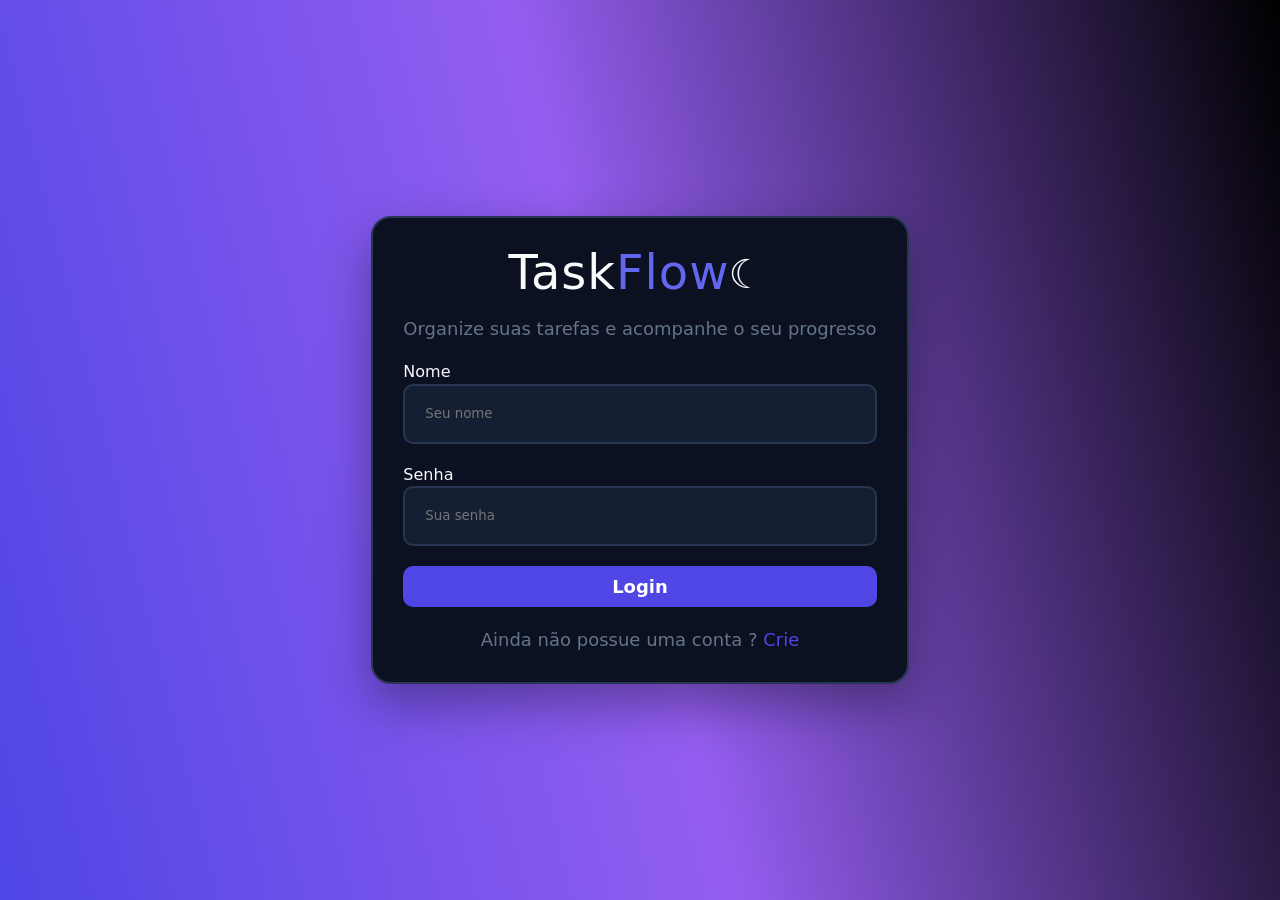
<file: index.html>
<!DOCTYPE html>
<html lang="en">

<head>
    <meta charset="UTF-8">
    <meta name="viewport" content="width=device-width, initial-scale=1.0">
    <link rel="stylesheet" href="./css/style.css">
    <link rel="preconnect" href="https://fonts.googleapis.com">
    <link rel="preconnect" href="https://fonts.gstatic.com" crossorigin>
    <link href="https://fonts.googleapis.com/css2?family=Passero+One&display=swap" rel="stylesheet">
    <title>TaskFlow</title>
</head>

<body>
    <aside class="left">
        <div class="hero">
            <h1>Task<span id="flow">Flow</span></h1>            
            <div class="indicador">
                <span class="lua">☾</span>
                <span class="sol">☀︎</span>
            </div>            
        </div>

        <nav>
            <button id="bTodas"><span class="bIcone">🏠︎</span> Todas</button>
            <button id="bPendentes"><span class="bIcone">◴</span> Pendentes</button>
            <button id="bConcluidas"><span class="bIcone">✓</span> Concluídas</button>
        </nav>
        <div class="box1">
            <p>
                <span class="icone">⊕</span><br>
                "Pequenos passos também levam a grandes
                conquistas."<br>
                _____
            </p>
        </div>
    </aside>

    <main>
        <h1>Minhas Tarefas</h1>
        <div class="adicionar">
            <input type="text" placeholder="Digite nova tarefa ..." id="inputAdicionar" />
            <button id="botaoAdicionar">+ Adicionar</button>
        </div>
        <div class="tarefas">
            <!-- Área onde ficam as tarefas criadas -->    
        </div>
    </main>
    <aside class="right">
        <div class="resumo">
            <h2>Resumo</h2>
            <ul>
                <li>Todas <span id="rTodas"> 0 </span></li>
                <li>Pendentes <span id="rPendentes"> 0 </span></li>
                <li>Concluídas <span id="rConcluidas"> 0 </span></li>
            </ul>
        </div>
        <div class="box2">
            <p>
                <span class="icone">❝</span>
                "O sucesso é a soma de pequenos esforços
                repetidos todos os dias."
            </p>
            <button class="sair">Sair</button>
        </div>
    </aside>
</body>
<script src="./js/lightDark.js"></script>
<script type="module" src="./js/app.js"></script>
<script type="module" src="./js/auth.js"></script>
</html>
</file>
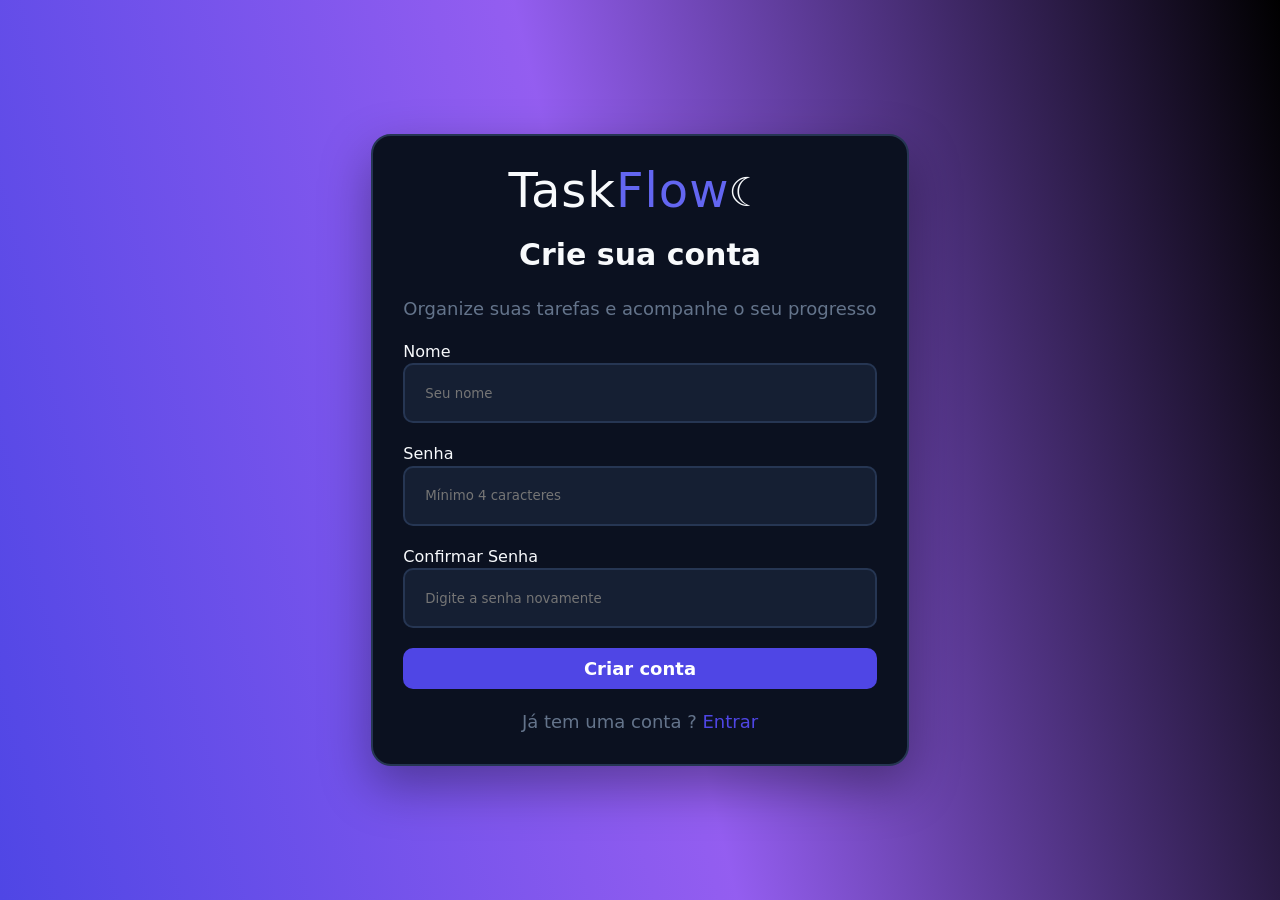
<file: cadastro.html>
<!DOCTYPE html>
<html lang="en">
<head>
    <meta charset="UTF-8">
    <meta name="viewport" content="width=device-width, initial-scale=1.0">
    <link rel="stylesheet" href="./css/auth.css">
    <title>Cadastro | TaskFlow </title>
</head>
<body>
    <main class="cadastro">
        <div class="hero">
            <h1>Task<span id="flow">Flow</span></h1>            
            <div class="indicador">
                <span class="lua">☾</span>
                <span class="sol">☀︎</span>
            </div>            
        </div>
        <h2>Crie sua conta</h2>
        <p>Organize suas tarefas e acompanhe o seu progresso</p>
        <form>
            <div class="container-input">
                <label>Nome</label>
                <input type="text" placeholder="Seu nome" class="nome"/>                
            </div>
            <div class="container-input">
                <label>Senha</label>
                <input type="password" placeholder="Mínimo 4 caracteres" class="senha"/>                
            </div>
            <div class="container-input">
                <label>Confirmar Senha</label>
                <input type="password" placeholder="Digite a senha novamente" class="cSenha" />                
            </div>

            <button type="button" class="criar">Criar conta</button>
        </form>
        <p>Já tem uma conta ? <a href="./login.html">Entrar</a></p>
    </main>
</body>

<script src="./js/lightDark.js"></script>
<script type="module" src="./js/cadastro.js"></script>
</html>
</file>
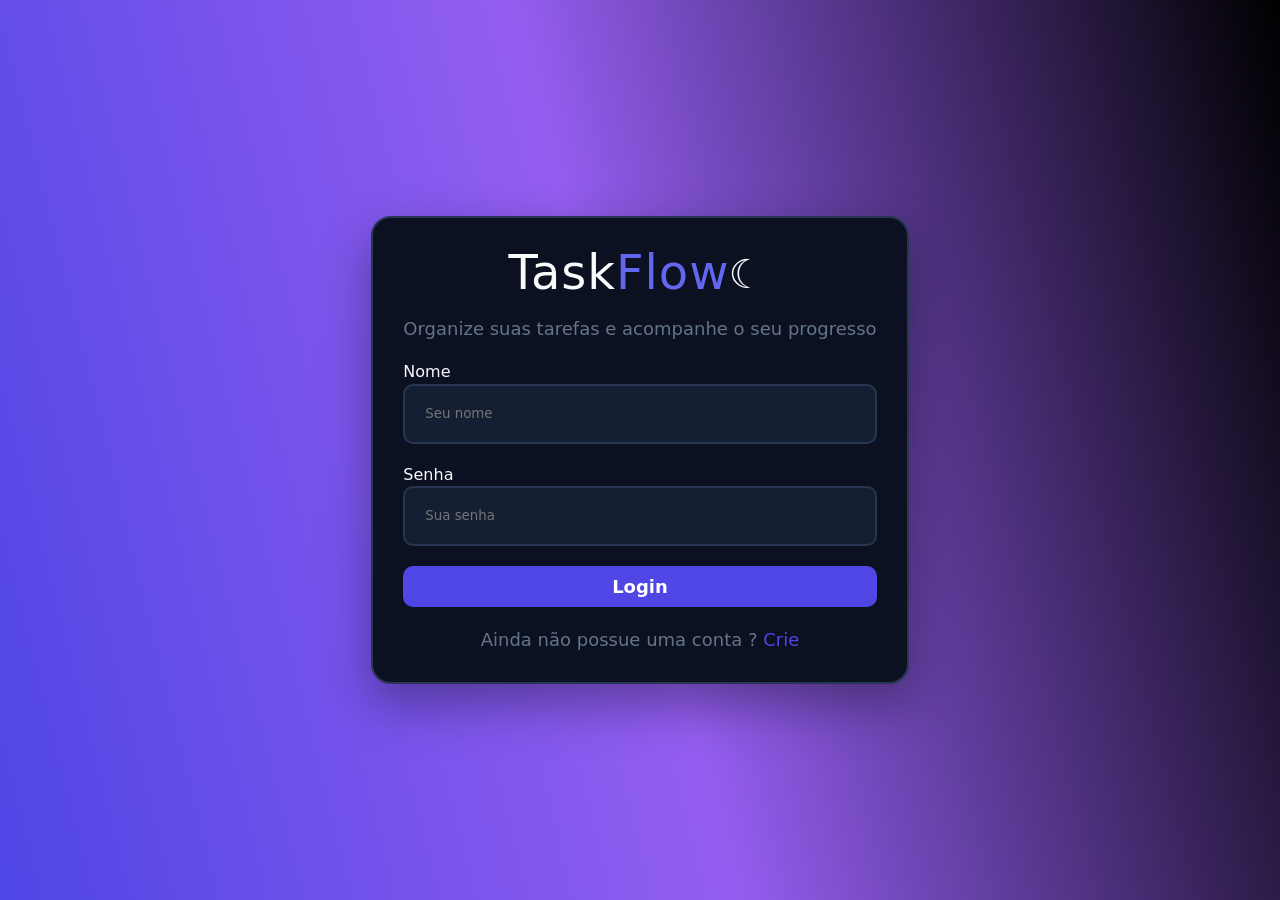
<file: login.html>
<!DOCTYPE html>
<html lang="en">
<head>
    <meta charset="UTF-8">
    <meta name="viewport" content="width=device-width, initial-scale=1.0">
    <link rel="stylesheet" href="./css/auth.css">
    <title>Cadastro | TaskFlow </title>
</head>
<body>
    <main class="cadastro">
        <div class="hero">
            <h1>Task<span id="flow">Flow</span></h1>            
            <div class="indicador">
                <span class="lua">☾</span>
                <span class="sol">☀︎</span>
            </div>            
        </div>
        <p>Organize suas tarefas e acompanhe o seu progresso</p>
        <form>
            <div class="container-input">
                <label>Nome</label>
                <input type="text" placeholder="Seu nome" class="nome"/>                
            </div>
            <div class="container-input">
                <label>Senha</label>
                <input type="password" placeholder="Sua senha" class="senha"/>                
            </div>
            <button type="button" class="login">Login</button>
        </form>
        <p>Ainda não possue uma conta ? <a href="./cadastro.html">Crie</a></p>
    </main>
</body>

<script src="./js/lightDark.js"></script>
<script type="module" src="./js/login.js"></script>
</html>
</file>
<file: css/style.css>
:root {
    --bg-primary: #0B1120;
    --bg-secondary: #111827;
    --bg-card: #151F33;
    --bg-card-hover: #1C2942;
    --border: #263653;
    --text-primary: #F8FAFC;
    --text-secondary: #94A3B8;
    --text-muted: #64748B;
    --primary: #4F46E5;
    --primary-light: #6366F1;
    --accent: #7C3AED;
    --primary-hover: #818CF8;
    --pending: #6366F1;
    --progress: #F59E0B;
    --success: #10B981;
    --danger: #EF4444;
    --radius-lg: 20px;
    --radius-md: 14px;
    --radius-sm: 10px;
    --shadow: 0 20px 50px rgba(0, 0, 0, 0.35);
}
.light-theme {
    --bg-primary: #F8FAFC;
    --bg-secondary: #F1F5F9;
    --bg-card: #FFFFFF;
    --bg-card-hover: #F8FAFF;
    --border: #E2E8F0;
    --text-primary: #0F172A;
    --text-secondary: #64748B;
    --text-muted: #94A3B8;
}
* {
    margin: 0;
    padding: 0;
    box-sizing: border-box;
    font-family: "Passero One", system-ui, sans-serif;
}
html {
    -webkit-text-size-adjust: 100%;
}
body {
    min-height: 100vh;
    display: grid;
    grid-template-columns: 290px minmax(0, 1fr) 290px;
    gap: 24px;
    padding: 24px;
    background: linear-gradient(76deg, rgba(79, 70, 229, 1) 0%, rgba(124, 58, 237, 0.82) 49%, rgba(0, 0, 0, 1) 100%);
    background-attachment: fixed;
    color: var(--text-primary);
    line-height: 1.4;
}
::selection {
    background: var(--primary);
    color: #fff;
}
.left,
main,
.right {
    background-color: var(--bg-primary);
    border: 2px solid var(--border);
    border-radius: var(--radius-lg);
    box-shadow: var(--shadow);
    min-width: 0;
}
.left {
    padding: 24px 20px;
    display: flex;
    flex-direction: column;
    gap: 22px;
    position: sticky;
    top: 24px;
    height: calc(100vh - 48px);
}
.left .hero {
    display: flex;
    align-items: center;
    justify-content: space-between;
    gap: 12px;
}
.left .hero h1 {
    font-size: clamp(2rem, 2.5vw + 1rem, 3.1rem);
    letter-spacing: 0.02em;
    font-weight: 400;
    line-height: 1;
}
.left #flow {
    color: var(--primary-light);
}

.indicador {
    font-size: 40px;
    position: relative;
    right: 10px;
    top: 2px;
    width: 30px;
    height: 30px;
    cursor: pointer;
}

.indicador .lua,
.indicador .sol {
    position: absolute;
    inset: 0;

    display: flex;
    align-items: center;
    justify-content: center;

    transition:
        opacity 0.3s ease,
        transform 0.3s ease;
}

.indicador .lua {
    opacity: 1;
    transform: rotate(0deg) scale(1);
}

.indicador .sol {
    opacity: 0;
    transform: rotate(-90deg) scale(0.5);
}

.light-theme .indicador .lua {
    opacity: 0;
    transform: rotate(90deg) scale(0.5);
}

.light-theme .indicador .sol {
    opacity: 1;
    transform: rotate(0deg) scale(1);
}
.left nav {
    display: flex;
    flex-direction: column;
    gap: 10px;
}
.left nav button {
    width: 100%;
    min-height: 52px;
    text-align: left;
    padding: 12px 14px;
    display: flex;
    align-items: center;
    gap: 12px;
    background: var(--bg-card);
    color: var(--text-muted);
    border: 2px solid var(--border);
    border-radius: var(--radius-sm);
    cursor: pointer;
    font-size: 1.13rem;
    line-height: 1;
    transition: background-color 0.2s ease, color 0.2s ease, border-color 0.2s ease, transform 0.15s ease;
}
.left nav button .bIcone {
    width: 32px;
    height: 32px;
    flex-shrink: 0;
    display: inline-flex;
    align-items: center;
    justify-content: center;
    border-radius: 9px;
    background: var(--bg-secondary);
    border: 1px solid var(--border);
    font-size: 1.05rem;
    transition: background-color 0.2s ease;
}
.left nav button:hover {
    background-color: var(--bg-card-hover);
    color: var(--primary-hover);
    border-color: var(--primary);
    transform: translateY(-1px);
}
.left nav button:active {
    background: var(--accent);
    color: #fff;
    transform: translateY(0);
}
.left nav button:focus-visible {
    outline: 2px solid var(--primary-hover);
    outline-offset: 2px;
}
.left .box1 {
    margin-top: auto;
    font-size: 1.2rem;
    line-height: 1.45;
    text-align: center;
    padding: 26px 20px 22px;
    color: var(--primary-hover);
    border: 2px solid var(--border);
    border-radius: var(--radius-lg);
    background: linear-gradient(180deg, var(--bg-card) 0%, var(--bg-secondary) 100%);
}
.left .box1 p {
    text-wrap: balance;
}
.icone {
    font-size: 2.6rem;
    line-height: 1;
    display: inline-block;
    margin-bottom: 6px;
    color: var(--primary-light);
}
main {
    display: flex;
    flex-direction: column;
    align-items: stretch;
    padding: clamp(20px, 2.5vw, 32px);
    min-height: calc(100vh - 48px);
    overflow: hidden;
}
main h1 {
    font-size: clamp(2rem, 4vw, 3.1rem);
    font-weight: 400;
    text-align: center;
    margin-bottom: 22px;
    letter-spacing: 0.02em;
}
main .adicionar {
    width: 100%;
    display: flex;
    gap: 12px;
    align-items: center;
    background-color: var(--bg-card);
    border: 2px solid var(--border);
    border-radius: var(--radius-lg);
    padding: 12px;
}
main .adicionar input {
    flex: 1;
    min-width: 0;
    background: var(--bg-secondary);
    border: 2px solid transparent;
    border-radius: var(--radius-md);
    padding: 14px 16px;
    color: var(--text-primary);
    font-size: 1.13rem;
    transition: border-color 0.2s ease, background-color 0.2s ease;
}
main .adicionar input::placeholder {
    color: var(--text-muted);
}
main .adicionar input:focus {
    outline: none;
    border-color: var(--primary-light);
    background-color: var(--bg-card-hover);
}
main .adicionar button {
    flex-shrink: 0;
    background: linear-gradient(135deg, var(--primary-light) 0%, var(--accent) 100%);
    border: 1px solid var(--border);
    border-radius: var(--radius-md);
    color: #fff;
    font-size: 1.2rem;
    padding: 14px 22px;
    cursor: pointer;
    white-space: nowrap;
    transition: filter 0.2s ease, transform 0.15s ease;
}
main .adicionar button:hover {
    filter: brightness(1.12);
    transform: translateY(-1px);
}
main .adicionar button:active {
    transform: translateY(0);
    filter: brightness(0.95);
}
main .tarefas {
    width: 100%;
    flex: 1;
    display: flex;
    flex-direction: column;
    gap: 14px;
    border: 2px solid var(--border);
    background: var(--bg-secondary);
    margin-top: 18px;
    padding: 18px;
    border-radius: var(--radius-md);
    overflow-y: auto;
    overflow-x: hidden;
    min-height: 240px;
    scrollbar-width: thin;
    scrollbar-color: var(--primary) transparent;
    max-height: 600px;
}
main .tarefas::-webkit-scrollbar {
    width: 8px;
}
main .tarefas::-webkit-scrollbar-thumb {
    background: var(--primary);
    border-radius: 999px;
}
main .tarefas::-webkit-scrollbar-track {
    background: transparent;
}
main .tarefas .tarefa {
    display: flex;
    align-items: center;
    gap: 14px;
    background: var(--bg-card);
    border: 2px solid var(--border);
    border-radius: var(--radius-md);
    padding: 14px 14px 14px 16px;
    min-height: 68px;
    transition: border-color 0.2s ease, background-color 0.2s ease, transform 0.15s ease;
}
main .tarefas .tarefa:hover {
    background: var(--bg-card-hover);
    border-color: var(--primary);
}
main .tarefas .tarefa input[type="checkbox"] {
    accent-color: var(--accent);
    height: 22px;
    width: 22px;
    flex-shrink: 0;
    cursor: pointer;
}
main .tarefas .tarefa label {
    flex: 1;
    min-width: 0;
    font-size: 1.25rem;
    color: var(--text-primary);
    overflow: hidden;
    text-overflow: ellipsis;
    white-space: nowrap;
}
main .tarefas .tarefa input:checked ~ label {
    text-decoration: line-through;
    text-decoration-thickness: 2px;
    text-decoration-color: var(--success);
    color: var(--text-muted);
}
main .tarefas .tarefa .botoes {
    display: flex;
    gap: 8px;
    flex-shrink: 0;
    position: static;
}
main .tarefas .tarefa .botoes button {
    width: 38px;
    height: 38px;
    display: inline-flex;
    align-items: center;
    justify-content: center;
    border-radius: 10px;
    border: 1px solid var(--border);
    background: var(--bg-secondary);
    color: var(--text-secondary);
    font-size: 1rem;
    cursor: pointer;
    transition: background-color 0.2s ease, color 0.2s ease, transform 0.15s ease;
}
main .tarefas .tarefa .botoes button:hover {
    transform: translateY(-1px);
}
main .tarefas .tarefa .botoes .editar:hover {
    background: var(--progress);
    border-color: var(--progress);
    color: #0B1120;
}
main .tarefas .tarefa .botoes .excluir:hover {
    background: var(--danger);
    border-color: var(--danger);
    color: #fff;
}
.right {
    padding: 24px 20px;
    display: flex;
    flex-direction: column;
    gap: 20px;
    position: sticky;
    top: 24px;
    height: calc(100vh - 48px);
}
.right .resumo {
    background: var(--bg-card);
    border: 2px solid var(--border);
    border-radius: var(--radius-md);
    padding: 20px 16px;
}
.right .resumo h2 {
    font-size: 1.9rem;
    font-weight: 400;
    text-align: center;
    margin-bottom: 16px;
}
.right .resumo ul {
    list-style: none;
    display: flex;
    flex-direction: column;
    gap: 10px;
}
.right .resumo ul li {
    display: flex;
    align-items: center;
    justify-content: space-between;
    gap: 10px;
    background: var(--bg-secondary);
    border: 1px solid var(--border);
    border-radius: 999px;
    padding: 9px 8px 9px 16px;
    font-size: 1.08rem;
    color: var(--text-secondary);
    transition: border-color 0.2s ease, transform 0.15s ease;
}
.right .resumo ul li:hover {
    border-color: var(--primary-light);
    transform: translateX(2px);
}
.right .resumo ul li span {
    min-width: 38px;
    height: 30px;
    display: inline-flex;
    align-items: center;
    justify-content: center;
    padding: 0 12px;
    border-radius: 999px;
    background: linear-gradient(135deg, var(--primary) 0%, var(--accent) 100%);
    color: #fff;
    font-size: 1.05rem;
}
.right .resumo ul li:nth-child(2) span {
    background: linear-gradient(135deg, var(--progress) 0%, #3f3902 100%);
}
.right .resumo ul li:nth-child(3) span {
    background: linear-gradient(135deg, var(--success) 0%, #56b409 100%);
}

.right .box2 {
    margin-top: auto;
    text-align: center;
    font-size: 1.2rem;
    line-height: 1.45;
    display: flex; 
    flex-direction: column;
    gap: 30px;
    color: var(--text-secondary);
    border: 2px solid var(--border);
    border-radius: var(--radius-lg);
    background: linear-gradient(180deg, var(--bg-card) 0%, var(--bg-secondary) 100%);
    padding: 26px 20px;
}
.right .box2 p {
    text-wrap: balance;
}

.right .box2 button {
    color: var(--text-primary);
    background-color: var(--bg-card);
    height: 70px;
    width: 200px;
    font-weight: 400;
    font-size: 40px;
    border: 2px solid var(--border);
    border-radius: 20px;

}

.right .box2 button:hover{
    background-color: var(--bg-card-hover);
}
@media (max-width: 1100px) {
    body {
        grid-template-columns: 1fr;
        gap: 18px;
        padding: 18px;
    }
    .left,
    .right,
    main {
        position: static;
        height: auto;
        min-height: 0;
    }
    .left .hero {
        justify-content: space-between;
    }
    .left nav {
        display: grid;
        grid-template-columns: repeat(4, 1fr);
    }
    .left nav button {
        justify-content: center;
        text-align: center;
        gap: 8px;
        font-size: 1.05rem;
    }
    .left .box1 {
        margin-top: 4px;
    }
    main {
        min-height: 62vh;
    }
    main .tarefas {
        max-height: 520px;
    }
    .right .resumo ul {
        display: grid;
        grid-template-columns: repeat(2, 1fr);
    }
    .right .box2 {
        margin-top: 0;
    }
}
@media (max-width: 720px) {
    body {
        gap: 14px;
        padding: 14px;
    }
    .left,
    main,
    .right {
        border-radius: 18px;
    }
    .left {
        padding: 18px 14px;
        gap: 16px;
    }
    .left .hero h1 {
        font-size: 2.2rem;
    }
    .left .hero .trilho {
        height: 34px;
        width: 64px;
    }
    .left .hero .trilho .indicador {
        height: 22px;
        width: 22px;
    }
    .left .hero .trilho.light .indicador {
        left: calc(100% - 29px);
    }
    .left nav {
        grid-template-columns: repeat(2, 1fr);
    }
    .left nav button {
        min-height: 48px;
        font-size: 1rem;
        justify-content: flex-start;
    }
    .left .box1 {
        font-size: 1.08rem;
        padding: 20px 14px;
    }
    main {
        padding: 18px 14px;
    }
    main h1 {
        font-size: 2rem;
        margin-bottom: 16px;
    }
    main .adicionar {
        flex-direction: column;
        align-items: stretch;
    }
    main .adicionar input {
        width: 100%;
        text-align: center;
    }
    main .adicionar button {
        width: 100%;
    }
    main .tarefas {
        padding: 12px;
        gap: 10px;
    }
    main .tarefas .tarefa {
        flex-wrap: wrap;
        padding: 12px;
    }
    main .tarefas .tarefa label {
        flex: 1 1 40%;
        font-size: 1.12rem;
        white-space: normal;
        overflow-wrap: anywhere;
    }
    .right {
        padding: 18px 14px;
    }
    .right .resumo ul {
        grid-template-columns: 1fr;
    }
    .right .box2 {
        font-size: 1.08rem;
        padding: 20px 14px;
    }
    .icone {
        font-size: 2rem;
    }
}
@media (prefers-reduced-motion: reduce) {
    * {
        transition: none !important;
    }
}
</file>
<file: css/auth.css>
:root {
    --bg-primary: #0B1120;
    --bg-secondary: #111827;
    --bg-card: #151F33;
    --bg-card-hover: #1C2942;
    --border: #263653;
    --text-primary: #F8FAFC;
    --text-secondary: #94A3B8;
    --text-muted: #64748B;
    --primary: #4F46E5;
    --primary-light: #6366F1;
    --accent: #7C3AED;
    --primary-hover: #818CF8;
    --pending: #6366F1;
    --progress: #F59E0B;
    --success: #10B981;
    --danger: #EF4444;
    --radius-lg: 20px;
    --radius-md: 14px;
    --radius-sm: 10px;
    --shadow: 0 20px 50px rgba(0, 0, 0, 0.35);
}
.light-theme {
    --bg-primary: #F8FAFC;
    --bg-secondary: #F1F5F9;
    --bg-card: #FFFFFF;
    --bg-card-hover: #F8FAFF;
    --border: #E2E8F0;
    --text-primary: #0F172A;
    --text-secondary: #64748B;
    --text-muted: #94A3B8;
}
* {
    margin: 0;
    padding: 0;
    box-sizing: border-box;
    font-family: "Passero One", system-ui, sans-serif;
}
html {
    -webkit-text-size-adjust: 100%;
}
body {
    min-height: 100vh;
    display: flex;
    align-items: center;
    justify-content: center;
    background: linear-gradient(76deg, rgba(79, 70, 229, 1) 0%, rgba(124, 58, 237, 0.82) 49%, rgba(0, 0, 0, 1) 100%);
    background-attachment: fixed;
    color: var(--text-primary);
    line-height: 1.4;
}
::selection {
    background: var(--primary);
    color: #fff;
}

main {
    display: flex;
    flex-direction: column;
    align-items: center;
    justify-content: space-evenly;
    gap: 20px;
    background-color: var(--bg-primary);
    border: 2px solid var(--border);
    border-radius: var(--radius-lg);
    box-shadow: var(--shadow);
    min-width: 0;
    padding: 30px;
}

main .hero {
    display: flex;
    align-items: center;
    justify-content: space-between;
    gap: 12px;
}
main .hero h1 {
    font-size: clamp(2rem, 2.5vw + 1rem, 3.1rem);
    letter-spacing: 0.02em;
    font-weight: 400;
    line-height: 1;
}
main #flow {
    color: var(--primary-light);
}

.indicador {
    font-size: 40px;
    position: relative;
    right: 10px;
    top: 2px;
    width: 30px;
    height: 30px;
    cursor: pointer;
}

.indicador .lua,
.indicador .sol {
    position: absolute;
    inset: 0;

    display: flex;
    align-items: center;
    justify-content: center;

    transition:
        opacity 0.3s ease,
        transform 0.3s ease;
}

.indicador .lua {
    opacity: 1;
    transform: rotate(0deg) scale(1);
}

.indicador .sol {
    opacity: 0;
    transform: rotate(-90deg) scale(0.5);
}

.light-theme .indicador .lua {
    opacity: 0;
    transform: rotate(90deg) scale(0.5);
}

.light-theme .indicador .sol {
    opacity: 1;
    transform: rotate(0deg) scale(1);
}

main h2 {
    font-size: 30px;
    color: var(--text-primary);
}

main p {
    font-size: 18px;
    color: var(--text-muted);
}

main form {
    display: flex;
    flex-direction: column;
    gap: 20px;
    width: 100%;
}

main form .container-input{
    display:flex;
    flex-direction: column;
    width: 100%;
}

.container-input input{
    width: 100%;
    height: 60px;
    padding: 10px 20px;
    outline: none;
    border: 2px solid var(--border);
    border-radius: 10px;
    background-color: var(--bg-card);
    color: var(--text-primary)
}

main form button {
    width : 100%;
    padding : 10px;
    font-size: 18px;
    font-weight: bold;
    align-self: center;
    background-color: var(--primary);
    color: #fff;
    border: none;
    border-radius: 10px;
    cursor: pointer;
}

main a {
    text-decoration: none;
    color: var(--primary);
    cursor: pointer;
}
</file>
